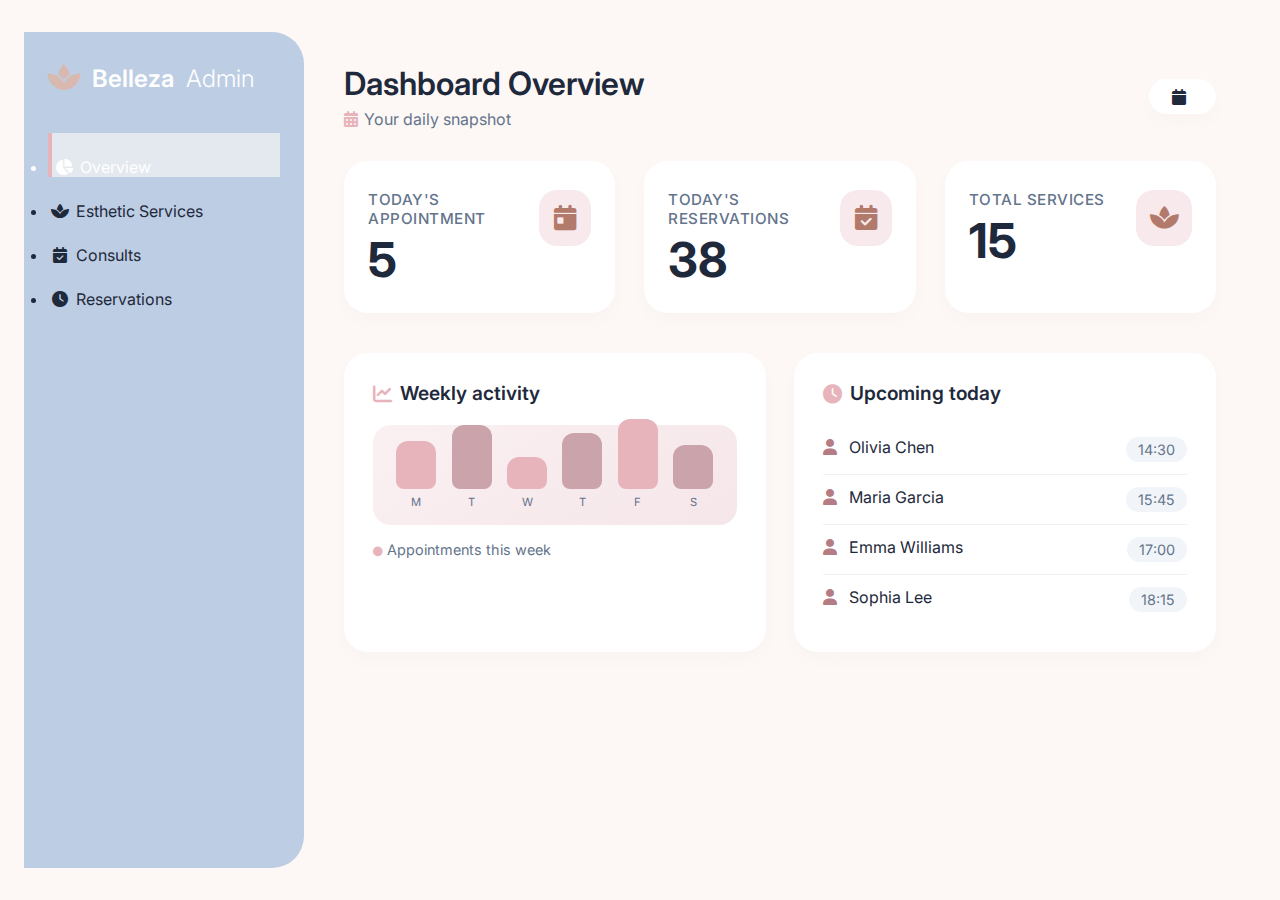
<file: sallon estetik/dashboard/index.html>
<!DOCTYPE html>
<html lang="en">
<head>
    <meta charset="UTF-8">
    <meta name="viewport" content="width=device-width, initial-scale=1.0">
    <title>Belleza Admin · Dashboard</title>
    <link href="https://fonts.googleapis.com/css2?family=Inter:wght@400;500;600;700&display=swap" rel="stylesheet">
    <link rel="stylesheet" href="https://cdnjs.cloudflare.com/ajax/libs/font-awesome/6.0.0-beta3/css/all.min.css">
    <link rel="stylesheet" href="css/style.css">
    </style>
</head>
<body>
    <div class="sidebar">
        <div class="logo">
            <i class="fas fa-spa"></i>
            Belleza<span style="font-weight:300;">Admin</span>
        </div>
        <ul class="menu">
            <li class="active"><a href="index.html"></a><i class="fas fa-chart-pie"></i> Overview</li>
            <li><a href="services2.html"></a><i class="fas fa-spa"></i> Esthetic Services</li>
            <li><a href="consults.html"></a><i class="fas fa-calendar-check"></i> Consults</li>
            <li><a href="reservations.html"></a><i class="fas fa-clock"></i> Reservations</li>
        </ul>
    </div>

    <div class="main">
        <div class="top">
            <div>
                <h1>Dashboard Overview</h1>
                <p><i class="fas fa-calendar-alt" style="color:#e8b4bc;"></i> Your daily snapshot</p>
            </div>
            <div class="date">
                <i class="fas fa-calendar"></i>
                <span id="currentDate"></span>
            </div>
        </div>

        <div class="grid">
            <div class="card">
                <div>
                    <h3>Today's Appointment</h3>
                    <div class="number">5</div>
                </div>
                <div class="icon">
                    <i class="fas fa-calendar-day"></i>
                </div>
            </div>
            <div class="card">
                <div>
                    <h3>Today's Reservations</h3>
                    <div class="number">38</div>
                </div>
                <div class="icon">
                    <i class="fas fa-calendar-check"></i>
                </div>
            </div>
            <div class="card">
                <div>
                    <h3>Total Services</h3>
                    <div class="number">15</div>
                </div>
                <div class="icon">
                    <i class="fas fa-spa"></i>
                </div>
            </div>
        </div>

        <div class="row">
            <div class="col">
                <h2><i class="fas fa-chart-line" style="color:#e8b4bc;"></i> Weekly activity</h2>
                <div class="bars">
                    <div style="display:flex; flex-direction:column; align-items:center;">
                        <div class="bar" style="height:48px;"></div>
                        <span class="bar-label">M</span>
                    </div>
                    <div style="display:flex; flex-direction:column; align-items:center;">
                        <div class="bar" style="height:64px; background:#cba3aa;"></div>
                        <span class="bar-label">T</span>
                    </div>
                    <div style="display:flex; flex-direction:column; align-items:center;">
                        <div class="bar" style="height:32px;"></div>
                        <span class="bar-label">W</span>
                    </div>
                    <div style="display:flex; flex-direction:column; align-items:center;">
                        <div class="bar" style="height:56px; background:#cba3aa;"></div>
                        <span class="bar-label">T</span>
                    </div>
                    <div style="display:flex; flex-direction:column; align-items:center;">
                        <div class="bar" style="height:70px;"></div>
                        <span class="bar-label">F</span>
                    </div>
                    <div style="display:flex; flex-direction:column; align-items:center;">
                        <div class="bar" style="height:44px; background:#cba3aa;"></div>
                        <span class="bar-label">S</span>
                    </div>
                </div>
                <p style="color:#64748b; margin-top:1rem; font-size:0.9rem;">
                    <i class="fas fa-circle" style="color:#e8b4bc; font-size:0.6rem;"></i> Appointments this week
                </p>
            </div>

            <div class="col">
                <h2><i class="fas fa-clock" style="color:#e8b4bc;"></i> Upcoming today</h2>
                <ul class="list">
                    <li>
                        <span class="name"><i class="fas fa-user"></i> Olivia Chen</span>
                        <span class="time">14:30</span>
                    </li>
                    <li>
                        <span class="name"><i class="fas fa-user"></i> Maria Garcia</span>
                        <span class="time">15:45</span>
                    </li>
                    <li>
                        <span class="name"><i class="fas fa-user"></i> Emma Williams</span>
                        <span class="time">17:00</span>
                    </li>
                    <li>
                        <span class="name"><i class="fas fa-user"></i> Sophia Lee</span>
                        <span class="time">18:15</span>
                    </li>
                </ul>
            </div>
        </div>
    </div>


</body>
</html>
</file>
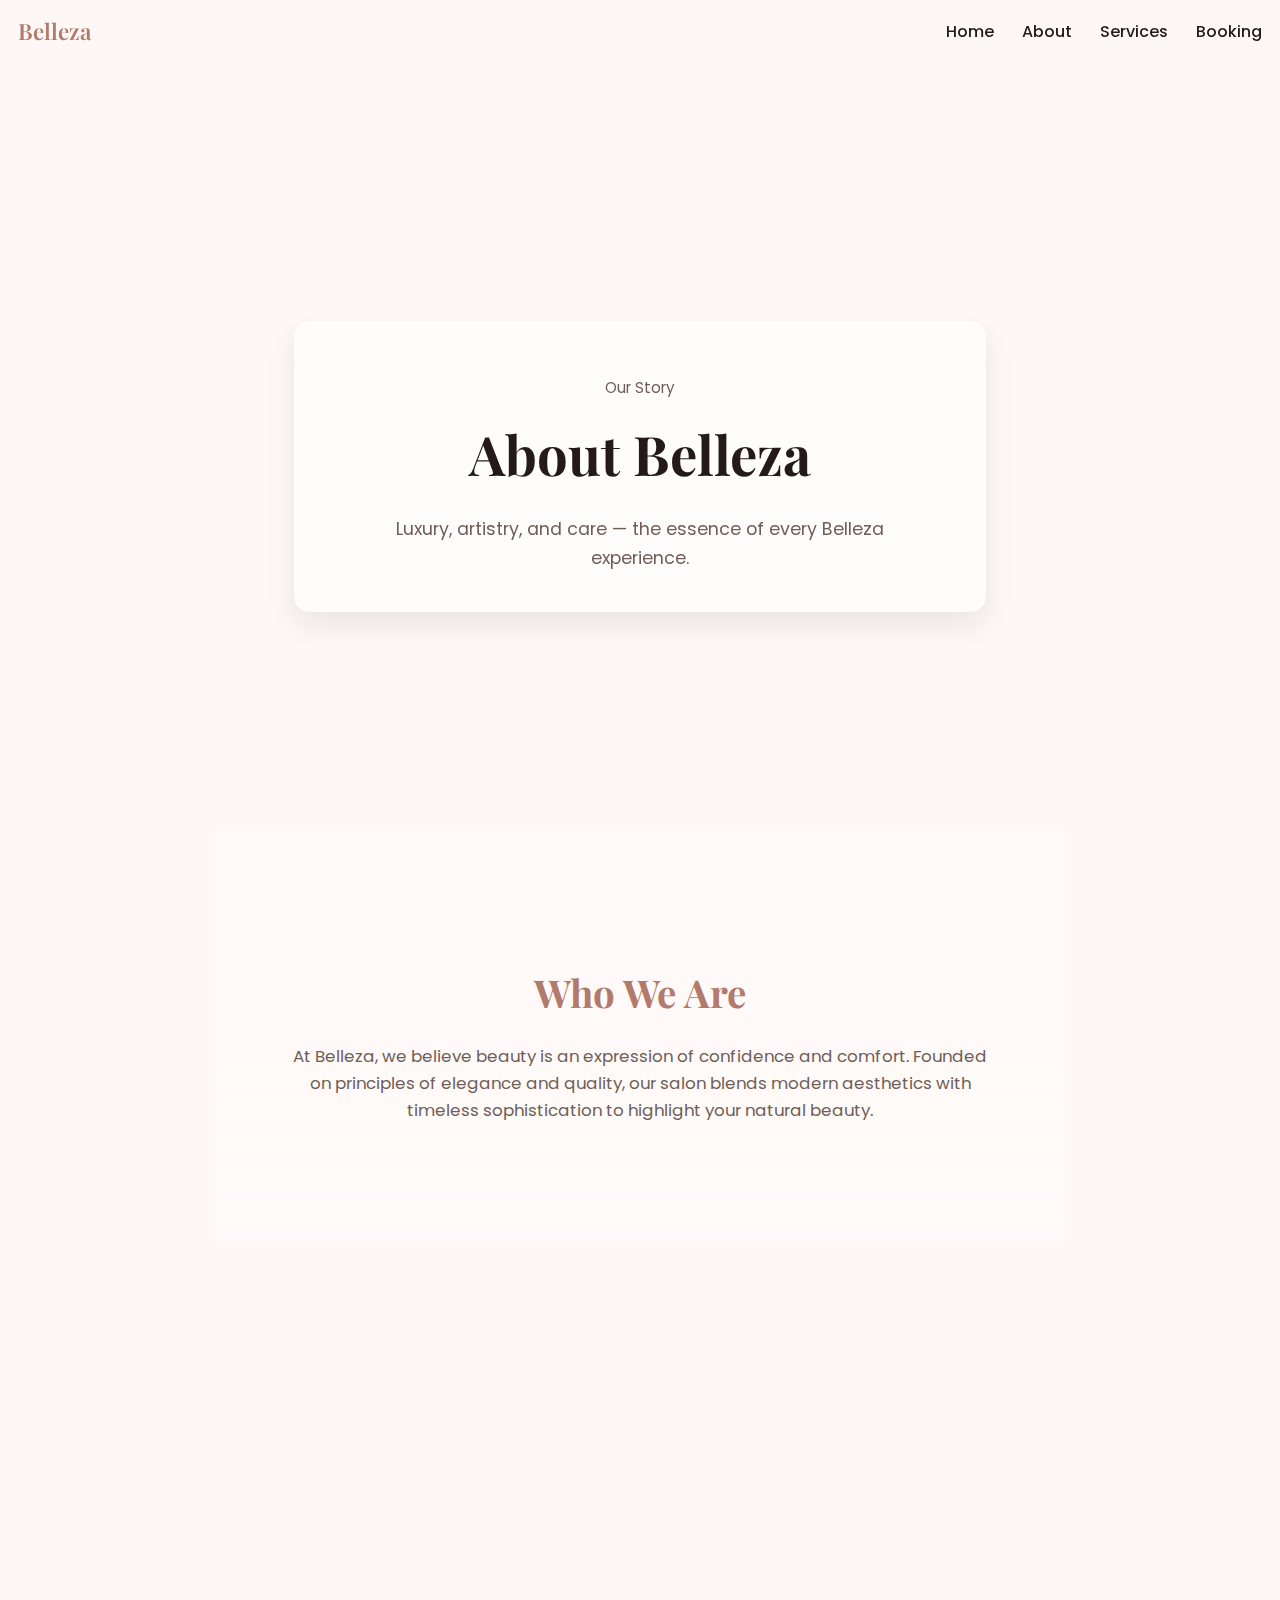
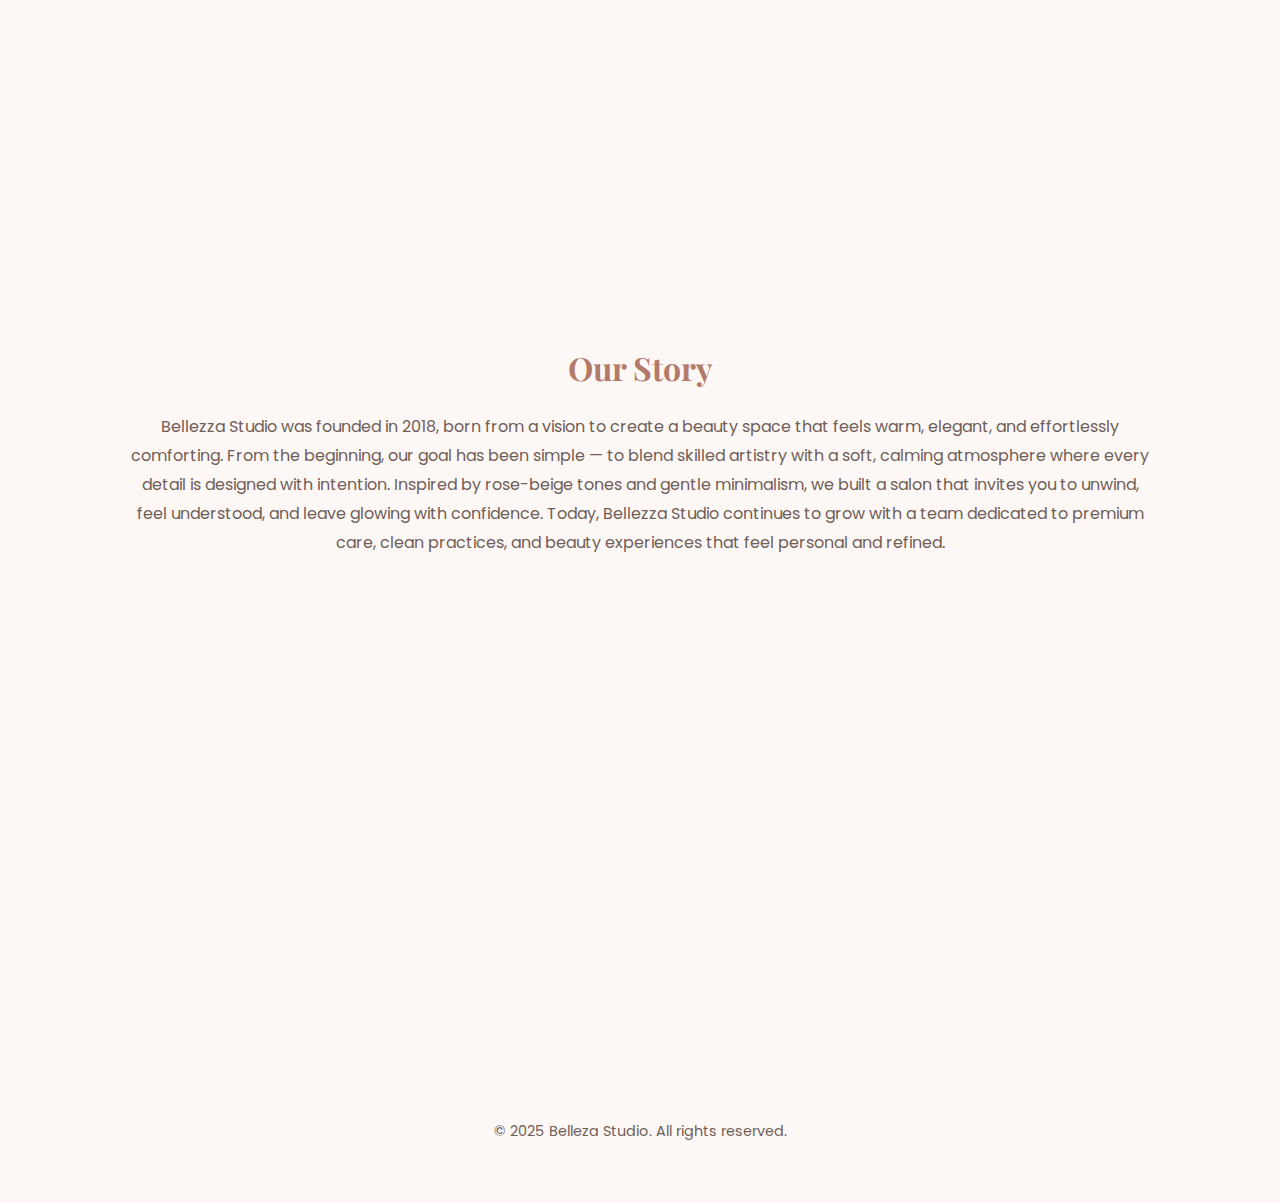
<file: sallon estetik/about.html>
<!DOCTYPE html>
<html lang="en">

<head>
    <meta charset="UTF-8" />
    <meta name="viewport" content="width=device-width, initial-scale=1.0" />
    <title>About | Belleza Studio</title>
    <link
        href="https://fonts.googleapis.com/css2?family=Playfair+Display:wght@400;600;700&family=Poppins:wght@300;400;600&display=swap"
        rel="stylesheet">
    <link rel="stylesheet" href="css/about.css" />
    <link rel="icon" type="image/png" href="images/favicon.png" />
</head>

<body>
    <header class="nav-container">
        <nav class="nav-wrap transparent">
            <div class="brand">Belleza</div>
            <div class="nav-links">
                <a href="index.html">Home</a>
                <a href="about.html" class="active">About</a>
                <a href="services.html">Services</a>
                <a href="contact.html">Booking</a>
            </div>
            <div class="hamburger">
                <span></span>
                <span></span>
                <span></span>
            </div>
        </nav>
    </header>

    <section class="hero-section about-hero">
        <div class="hero-bg"></div>
        <div class="hero-content reveal is-hidden">
            <p class="eyebrow">Our Story</p>
            <h1>About Belleza</h1>
            <p class="lead">Luxury, artistry, and care — the essence of every Belleza experience.</p>
        </div>
    </section>

    <section class="about-intro reveal is-hidden">
        <h2 class="section-title">Who We Are</h2>
        <p>
            At Belleza, we believe beauty is an expression of confidence and comfort.
            Founded on principles of elegance and quality, our salon blends modern
            aesthetics with timeless sophistication to highlight your natural beauty.
        </p>
    </section>

    <section class="about-mission reveal is-hidden">
        <div class="mission-text">
            <h3>Our Philosophy</h3>
            <p>
                Every service we offer is crafted with precision and passion. From the
                serene atmosphere to our personalized care, we ensure each client feels
                cherished, refreshed, and radiant.
            </p>
        </div>
        <div class="mission-image">
            <img src="images/salon.png" alt="Belleza Studio Interior" />
        </div>
    </section>

    <section class="story reveal">
        <div class="story-text">
            <h3>Our Story</h3>
            <p> Bellezza Studio was founded in 2018, born from a vision to create a beauty space that feels warm,
                elegant,
                and effortlessly comforting. From the beginning, our goal has been simple — to blend skilled artistry
                with a soft,
                calming atmosphere where every detail is designed with intention. Inspired by rose-beige tones and
                gentle minimalism,
                we built a salon that invites you to unwind, feel understood, and leave glowing with confidence.
                Today, Bellezza Studio continues to grow with a team dedicated to premium care, clean practices,
                and beauty experiences that feel personal and refined.</p>
        </div>
    </section>

    <section id="contact" style="padding-bottom:140px;">
        <div style="max-width:900px;margin:0 auto;text-align:center">
            <h3 class="section-title reveal is-hidden">Ready to glow?</h3>
            <p class="reveal is-hidden" style="color:var(--muted); max-width:62ch;margin:10px auto 22px">Book a
                session with our experts and experience calm, luxurious care. Click below to schedule your
                appointment.</p>
            <a class="cta reveal is-hidden" href="contact.html">Book Now</a>
        </div>
    </section>
    <footer>© 2025 Belleza Studio. All rights reserved.</footer>
    <script src="js/style.js"></script>
</body>


</html>
</file>
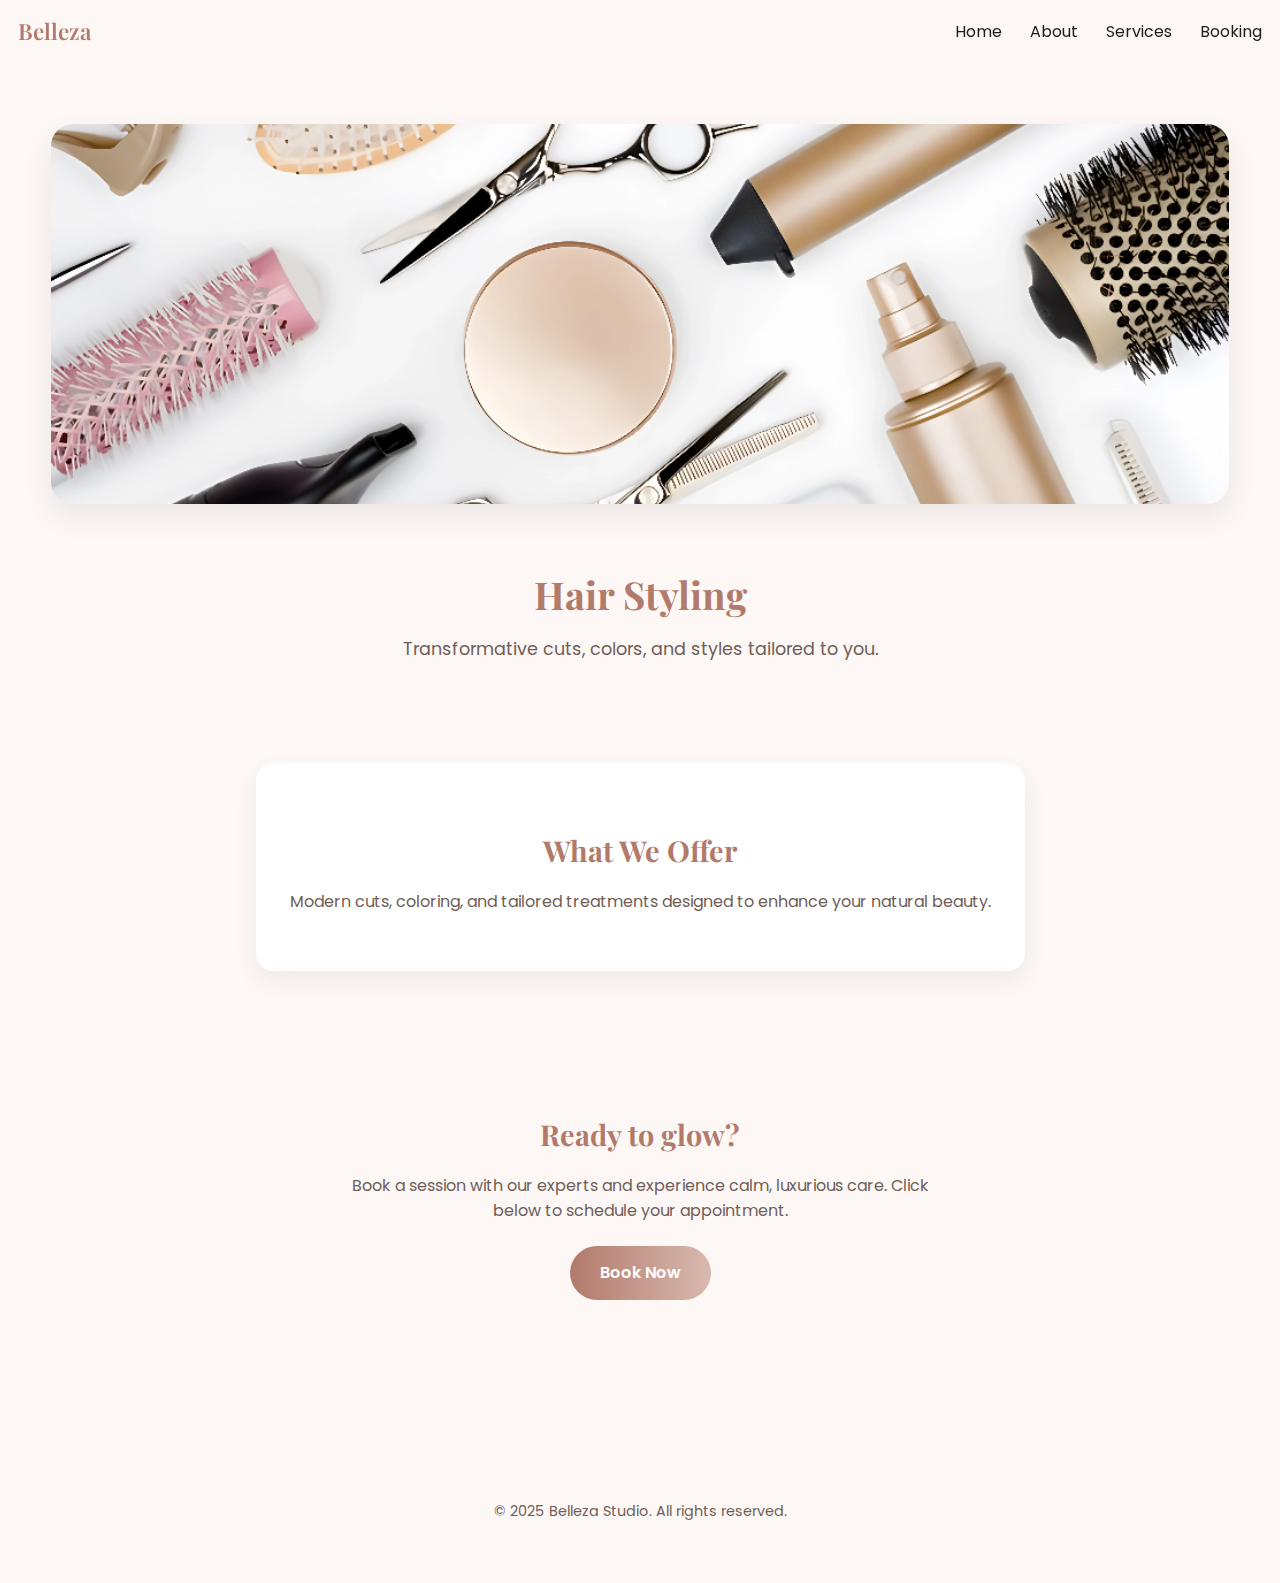
<file: sallon estetik/hairstyling.html>
<!DOCTYPE html>
<html lang="en">

<head>
    <meta charset="UTF-8">
    <meta name="viewport" content="width=device-width, initial-scale=1.0">
    <title>Hair Styling | Belleza Studio</title>
    <link rel="stylesheet" href="css/hairstyling.css">
    <link
        href="https://fonts.googleapis.com/css2?family=Playfair+Display:wght@400;600;700&family=Poppins:wght@300;400;600&display=swap"
        rel="stylesheet">
</head>

<body>

    <header class="nav-container">
        <nav class="nav-wrap transparent">
            <div class="brand">Belleza</div>
            <div class="nav-links">
                <a href="index.html">Home</a>
                <a href="about.html">About</a>
                <a href="services.html">Services</a>
                <a href="contact.html">Booking</a>
            </div>
            <div class="hamburger">
                <span></span>
                <span></span>
                <span></span>
            </div>
        </nav>
    </header>
    <section class="service-hero">
        <img src="images/service1.png" alt="Service Image" class="hero-img">

        <div class="hero-text">
            <h1 class="service-title">Hair Styling</h1>
            <p class="service-sub">Transformative cuts, colors, and styles tailored to you.</p>
        </div>
    </section>

    <section class="service-content">
        <div class="content-card">
            <h2 class="section-title">What We Offer</h2>
            <p>
                Modern cuts, coloring, and tailored treatments designed to enhance your natural beauty.
            </p>
        </div>
    </section>
    <br><br>

    <section id="contact" style="padding-bottom:140px;">
        <div style="max-width:900px;margin:0 auto;text-align:center">
            <h3 class="section-title reveal is-hidden">Ready to glow?</h3>
            <p class="reveal is-hidden" style="color:var(--muted); max-width:62ch;margin:10px auto 22px">Book a
                session with our experts and experience calm, luxurious care. Click below to schedule your
                appointment.</p>
            <a class="cta reveal is-hidden" href="contact.html">Book Now</a>
        </div>
    </section>
    </main>

    <footer>
        © 2025 Belleza Studio. All rights reserved.
    </footer>
    <script src="js/style.js"></script>
</body>

</html>
</file>
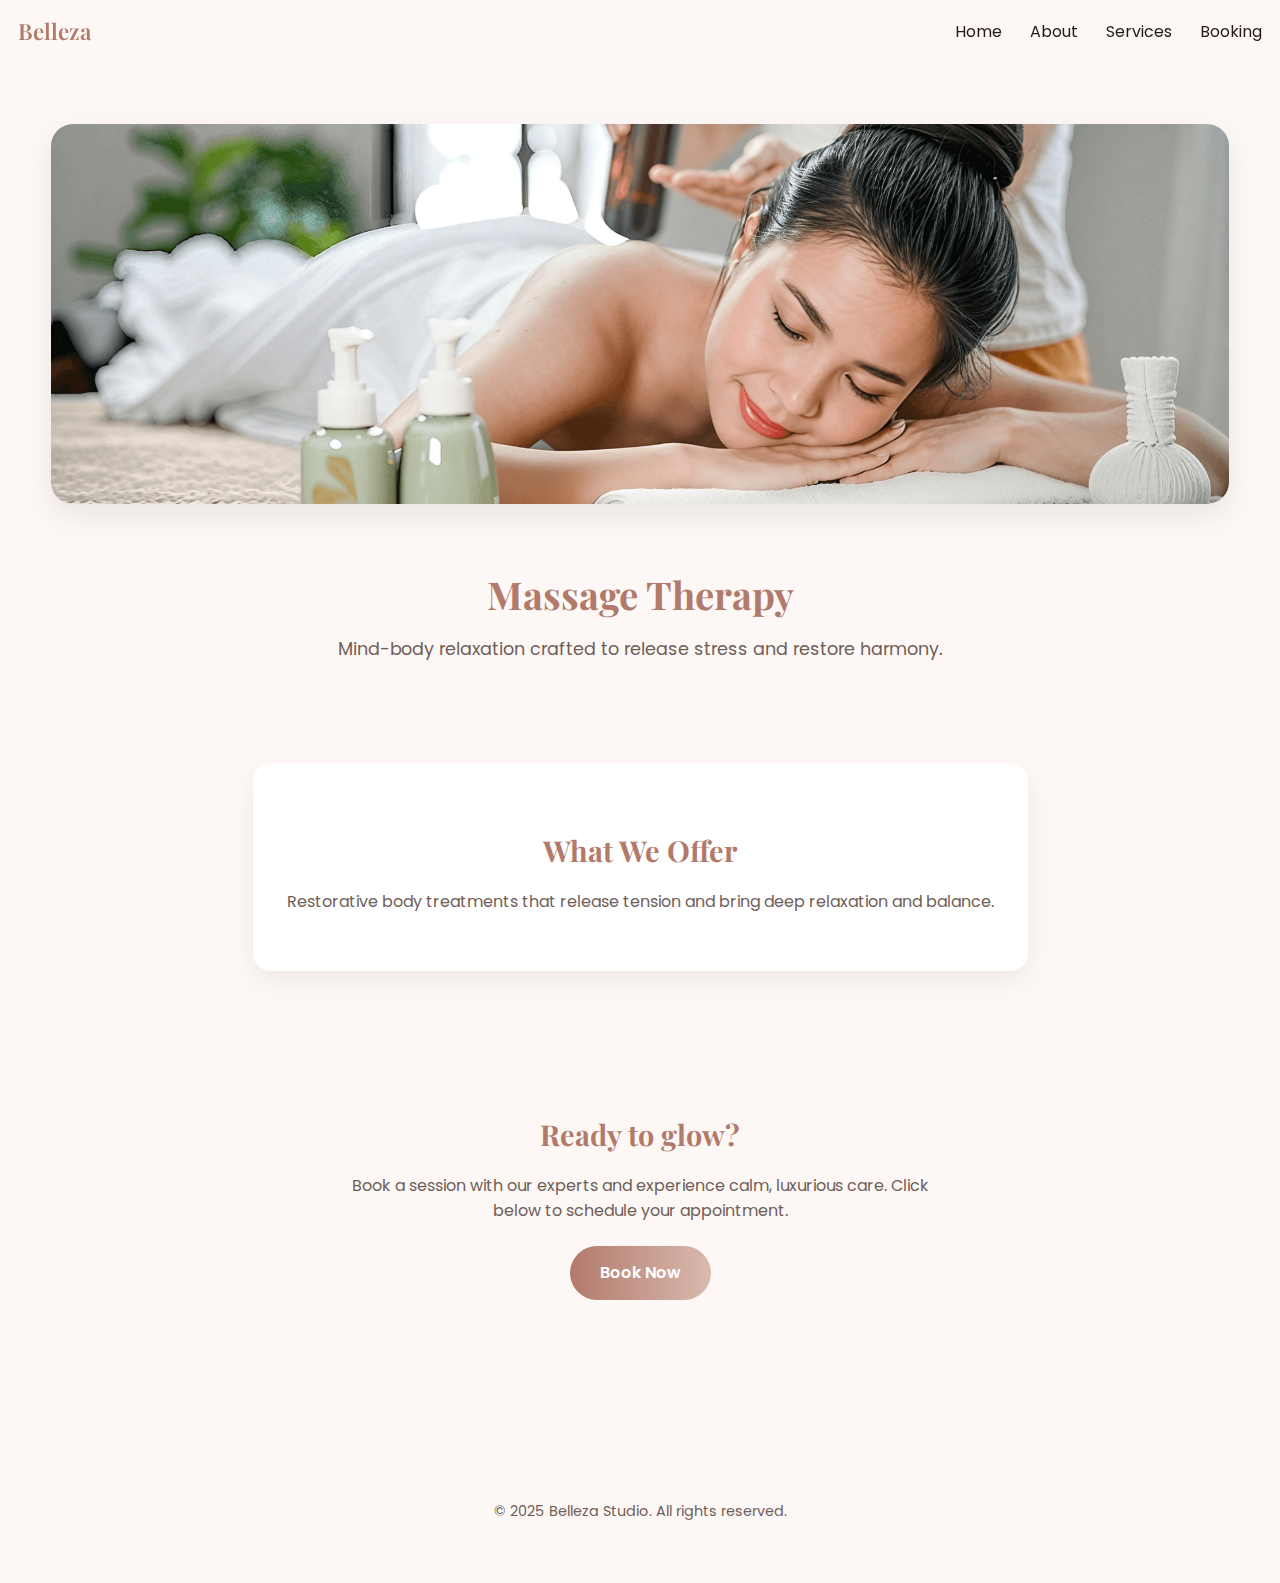
<file: sallon estetik/massage.html>
<!DOCTYPE html>
<html lang="en">

<head>
    <meta charset="UTF-8">
    <meta name="viewport" content="width=device-width, initial-scale=1.0">
    <title>Massage Therapy | Belleza Studio</title>
    <link rel="stylesheet" href="css/massage.css">
    <link
        href="https://fonts.googleapis.com/css2?family=Playfair+Display:wght@400;600;700&family=Poppins:wght@300;400;600&display=swap"
        rel="stylesheet">
</head>

<body>
    <header class="nav-container">
        <nav class="nav-wrap transparent">
            <div class="brand">Belleza</div>
            <div class="nav-links">
                <a href="index.html">Home</a>
                <a href="about.html">About</a>
                <a href="services.html">Services</a>
                <a href="contact.html">Booking</a>
            </div>
            <div class="hamburger">
                <span></span>
                <span></span>
                <span></span>
            </div>
        </nav>
    </header>
    <section class="service-hero">
        <img src="images/service4.png" alt="Service Image" class="hero-img">

        <div class="hero-text">
            <h1 class="service-title">Massage Therapy</h1>
            <p class="service-sub">Mind-body relaxation crafted to release stress and restore harmony.</p>
        </div>
    </section>

    <section class="service-content">
        <div class="content-card">
            <h2 class="section-title">What We Offer</h2>
            <p>
                Restorative body treatments that release tension and bring deep relaxation and balance.
            </p>
        </div>
    </section>
    <br><br>

    <section id="contact" style="padding-bottom:140px;">
        <div style="max-width:900px;margin:0 auto;text-align:center">
            <h3 class="section-title reveal is-hidden">Ready to glow?</h3>
            <p class="reveal is-hidden" style="color:var(--muted); max-width:62ch;margin:10px auto 22px">Book a
                session with our experts and experience calm, luxurious care. Click below to schedule your
                appointment.</p>
            <a class="cta reveal is-hidden" href="contact.html">Book Now</a>
        </div>
    </section>
    </main>

    <footer>
        © 2025 Belleza Studio. All rights reserved.
    </footer>
    <script src="js/style.js"></script>
</body>

</html>
</file>
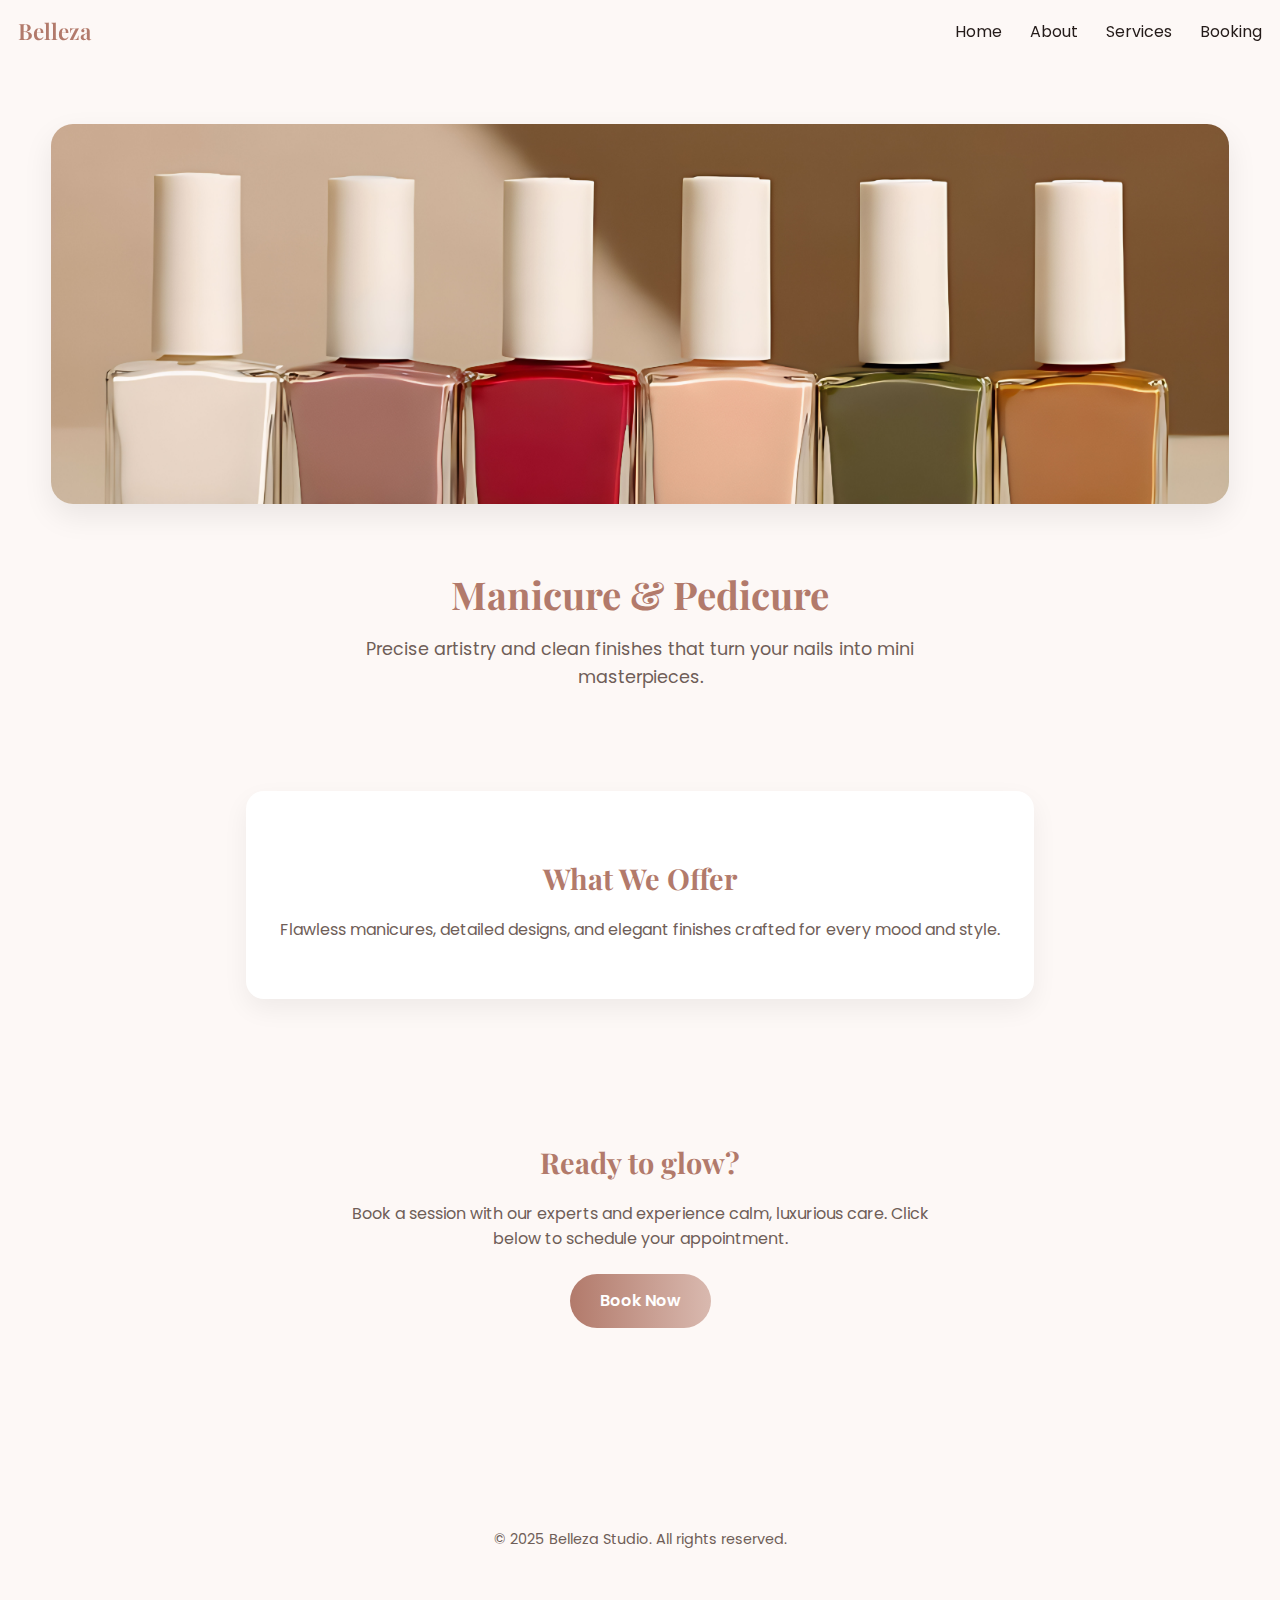
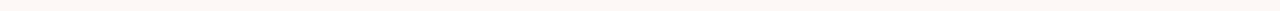
<file: sallon estetik/nailart.html>
<!DOCTYPE html>
<html lang="en">

<head>
    <meta charset="UTF-8">
    <meta name="viewport" content="width=device-width, initial-scale=1.0">
    <title>Manicure & Pedicure | Belleza Studio</title>
    <link rel="stylesheet" href="css/nailart.css">
    <link
        href="https://fonts.googleapis.com/css2?family=Playfair+Display:wght@400;600;700&family=Poppins:wght@300;400;600&display=swap"
        rel="stylesheet">
</head>

<body>
    <header class="nav-container">
        <nav class="nav-wrap transparent">
            <div class="brand">Belleza</div>
            <div class="nav-links">
                <a href="index.html">Home</a>
                <a href="about.html">About</a>
                <a href="services.html">Services</a>
                <a href="contact.html">Booking</a>
            </div>
            <div class="hamburger">
                <span></span>
                <span></span>
                <span></span>
            </div>
        </nav>
    </header>
    <section class="service-hero">
        <img src="images/service3.jpg" alt="Service Image" class="hero-img">

        <div class="hero-text">
            <h1 class="service-title">Manicure & Pedicure</h1>
            <p class="service-sub">Precise artistry and clean finishes that turn your nails into mini masterpieces.</p>
        </div>
    </section>

    <section class="service-content">
        <div class="content-card">
            <h2 class="section-title">What We Offer</h2>
            <p>
                Flawless manicures, detailed designs, and elegant finishes crafted for every mood and style.
            </p>
        </div>
    </section>
    <br><br>

    <section id="contact" style="padding-bottom:140px;">
        <div style="max-width:900px;margin:0 auto;text-align:center">
            <h3 class="section-title reveal is-hidden">Ready to glow?</h3>
            <p class="reveal is-hidden" style="color:var(--muted); max-width:62ch;margin:10px auto 22px">Book a
                session with our experts and experience calm, luxurious care. Click below to schedule your
                appointment.</p>
            <a class="cta reveal is-hidden" href="contact.html">Book Now</a>
        </div>
    </section>
    </main>

    <footer>
        © 2025 Belleza Studio. All rights reserved.
    </footer>
    <script src="js/style.js"></script>
</body>

</html>
</file>
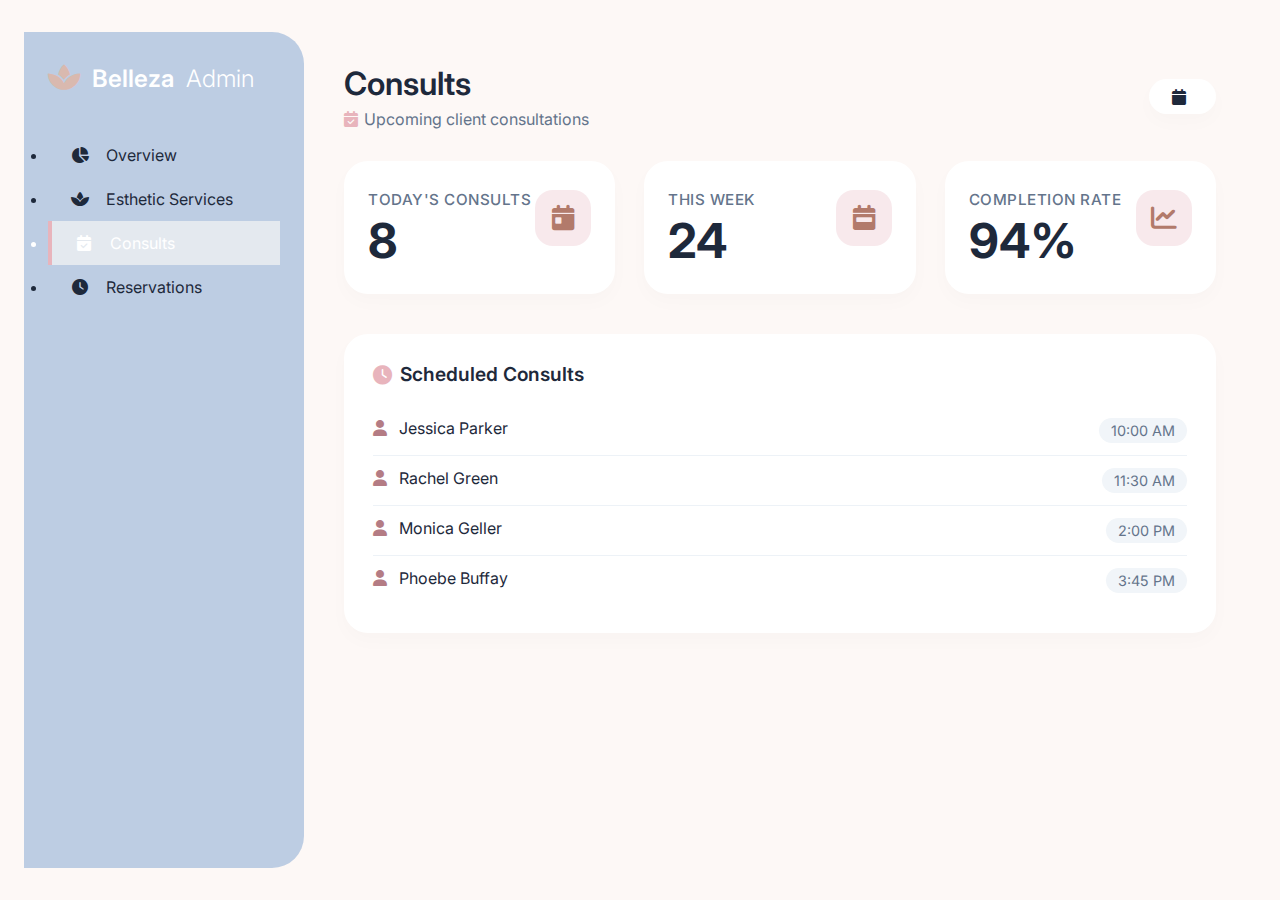
<file: sallon estetik/dashboard/consults.html>
<!DOCTYPE html>
<html lang="en">
<head>
    <meta charset="UTF-8">
    <meta name="viewport" content="width=device-width, initial-scale=1.0">
    <title>Consults · Belleza Admin</title>
    <link href="https://fonts.googleapis.com/css2?family=Inter:wght@400;500;600;700&display=swap" rel="stylesheet">
    <link rel="stylesheet" href="https://cdnjs.cloudflare.com/ajax/libs/font-awesome/6.0.0-beta3/css/all.min.css">
    <link rel="stylesheet" href="css/style.css">
</head>
<body>
    <div class="sidebar">
        <div class="logo">
            <i class="fas fa-spa"></i>
            Belleza<span style="font-weight:300;">Admin</span>
        </div>
        <ul class="menu">
            <li><a href="index.html"><i class="fas fa-chart-pie"></i> Overview</a></li>
            <li><a href="services2.html"><i class="fas fa-spa"></i> Esthetic Services</a></li>
            <li class="active"><a href="consults.html"><i class="fas fa-calendar-check"></i> Consults</a></li>
            <li><a href="reservations.html"><i class="fas fa-clock"></i> Reservations</a></li>
        </ul>
    </div>

    <div class="main">
        <div class="top">
            <div>
                <h1>Consults</h1>
                <p><i class="fas fa-calendar-check" style="color:#e8b4bc;"></i> Upcoming client consultations</p>
            </div>
            <div class="date">
                <i class="fas fa-calendar"></i>
                <span id="currentDate"></span>
            </div>
        </div>

        <!-- stats specific to consults (optional) -->
        <div class="grid">
            <div class="card">
                <div>
                    <h3>Today's Consults</h3>
                    <div class="number">8</div>
                </div>
                <div class="icon"><i class="fas fa-calendar-day"></i></div>
            </div>
            <div class="card">
                <div>
                    <h3>This Week</h3>
                    <div class="number">24</div>
                </div>
                <div class="icon"><i class="fas fa-calendar-week"></i></div>
            </div>
            <div class="card">
                <div>
                    <h3>Completion Rate</h3>
                    <div class="number">94%</div>
                </div>
                <div class="icon"><i class="fas fa-chart-line"></i></div>
            </div>
        </div>

        <!-- consultation list -->
        <div class="col" style="margin-top: 1rem;">
            <h2><i class="fas fa-clock" style="color:#e8b4bc;"></i> Scheduled Consults</h2>
            <ul class="list">
                <li><span class="name"><i class="fas fa-user"></i> Jessica Parker</span><span class="time">10:00 AM</span></li>
                <li><span class="name"><i class="fas fa-user"></i> Rachel Green</span><span class="time">11:30 AM</span></li>
                <li><span class="name"><i class="fas fa-user"></i> Monica Geller</span><span class="time">2:00 PM</span></li>
                <li><span class="name"><i class="fas fa-user"></i> Phoebe Buffay</span><span class="time">3:45 PM</span></li>
            </ul>
        </div>
    </div>
    <script>/* same date script */</script>
</body>
</html>
</file>
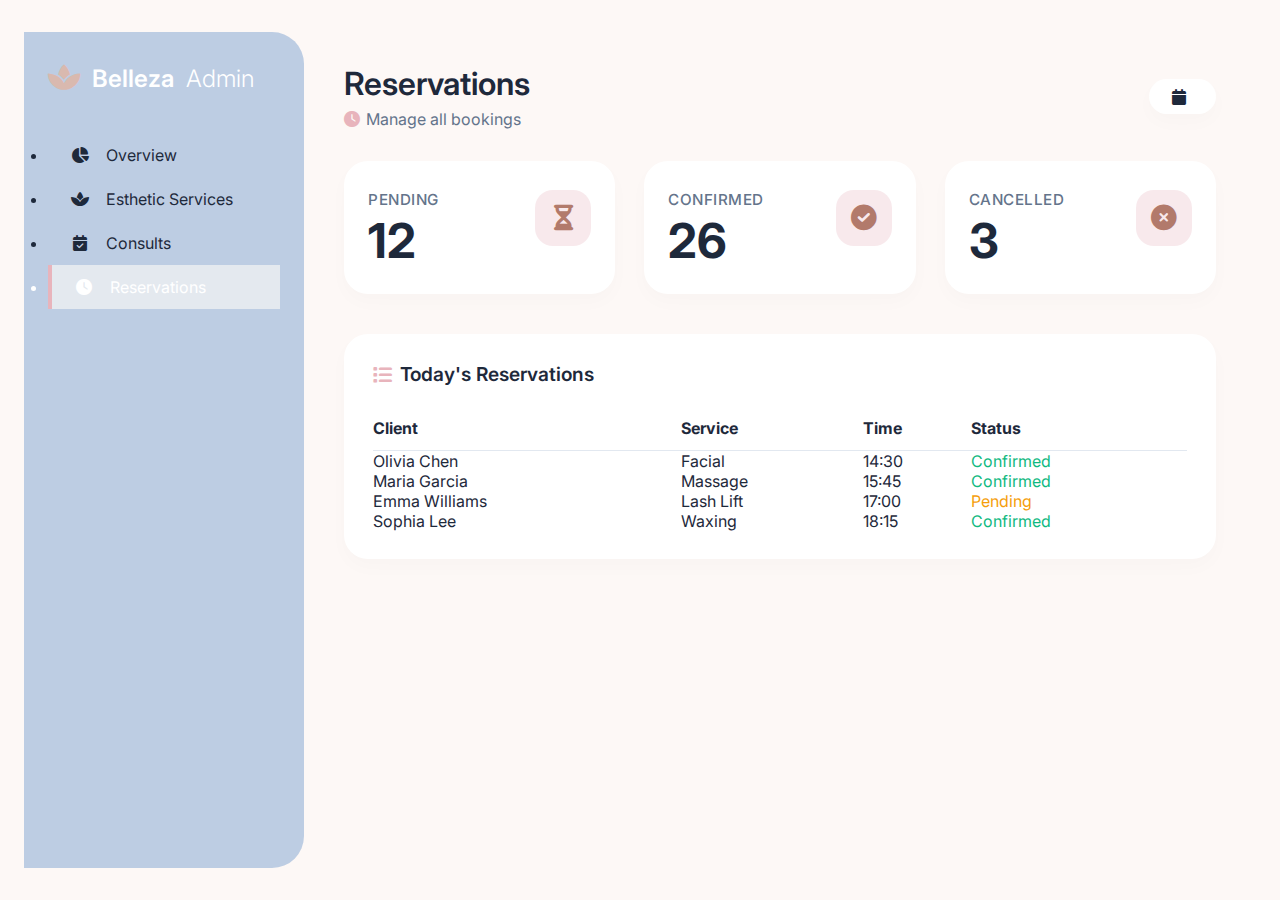
<file: sallon estetik/dashboard/reservations.html>
<!DOCTYPE html>
<html lang="en">
<head>
    <meta charset="UTF-8">
    <meta name="viewport" content="width=device-width, initial-scale=1.0">
    <title>Reservations · Belleza Admin</title>
    <link href="https://fonts.googleapis.com/css2?family=Inter:wght@400;500;600;700&display=swap" rel="stylesheet">
    <link rel="stylesheet" href="https://cdnjs.cloudflare.com/ajax/libs/font-awesome/6.0.0-beta3/css/all.min.css">
    <link rel="stylesheet" href="css/style.css">
</head>
<body>
    <div class="sidebar">
        <div class="logo">
            <i class="fas fa-spa"></i>
            Belleza<span style="font-weight:300;">Admin</span>
        </div>
        <ul class="menu">
            <li><a href="index.html"><i class="fas fa-chart-pie"></i> Overview</a></li>
            <li><a href="services2.html"><i class="fas fa-spa"></i> Esthetic Services</a></li>
            <li><a href="consults.html"><i class="fas fa-calendar-check"></i> Consults</a></li>
            <li class="active"><a href="reservations.html"><i class="fas fa-clock"></i> Reservations</a></li>
        </ul>
    </div>

    <div class="main">
        <div class="top">
            <div>
                <h1>Reservations</h1>
                <p><i class="fas fa-clock" style="color:#e8b4bc;"></i> Manage all bookings</p>
            </div>
            <div class="date">
                <i class="fas fa-calendar"></i>
                <span id="currentDate"></span>
            </div>
        </div>

        <!-- stats cards -->
        <div class="grid">
            <div class="card">
                <div><h3>Pending</h3><div class="number">12</div></div>
                <div class="icon"><i class="fas fa-hourglass-half"></i></div>
            </div>
            <div class="card">
                <div><h3>Confirmed</h3><div class="number">26</div></div>
                <div class="icon"><i class="fas fa-check-circle"></i></div>
            </div>
            <div class="card">
                <div><h3>Cancelled</h3><div class="number">3</div></div>
                <div class="icon"><i class="fas fa-times-circle"></i></div>
            </div>
        </div>

        <!-- full reservation table -->
        <div class="col" style="margin-top: 1rem;">
            <h2><i class="fas fa-list" style="color:#e8b4bc;"></i> Today's Reservations</h2>
            <table style="width:100%; border-collapse: collapse; text-align: left;">
                <tr style="border-bottom: 1px solid #e2e8f0;">
                    <th style="padding: 12px 0;">Client</th>
                    <th>Service</th>
                    <th>Time</th>
                    <th>Status</th>
                </tr>
                <tr><td>Olivia Chen</td><td>Facial</td><td>14:30</td><td style="color: #10b981;">Confirmed</td></tr>
                <tr><td>Maria Garcia</td><td>Massage</td><td>15:45</td><td style="color: #10b981;">Confirmed</td></tr>
                <tr><td>Emma Williams</td><td>Lash Lift</td><td>17:00</td><td style="color: #f59e0b;">Pending</td></tr>
                <tr><td>Sophia Lee</td><td>Waxing</td><td>18:15</td><td style="color: #10b981;">Confirmed</td></tr>
            </table>
        </div>
    </div>
    <script>/* date script */</script>
</body>
</html>
</file>
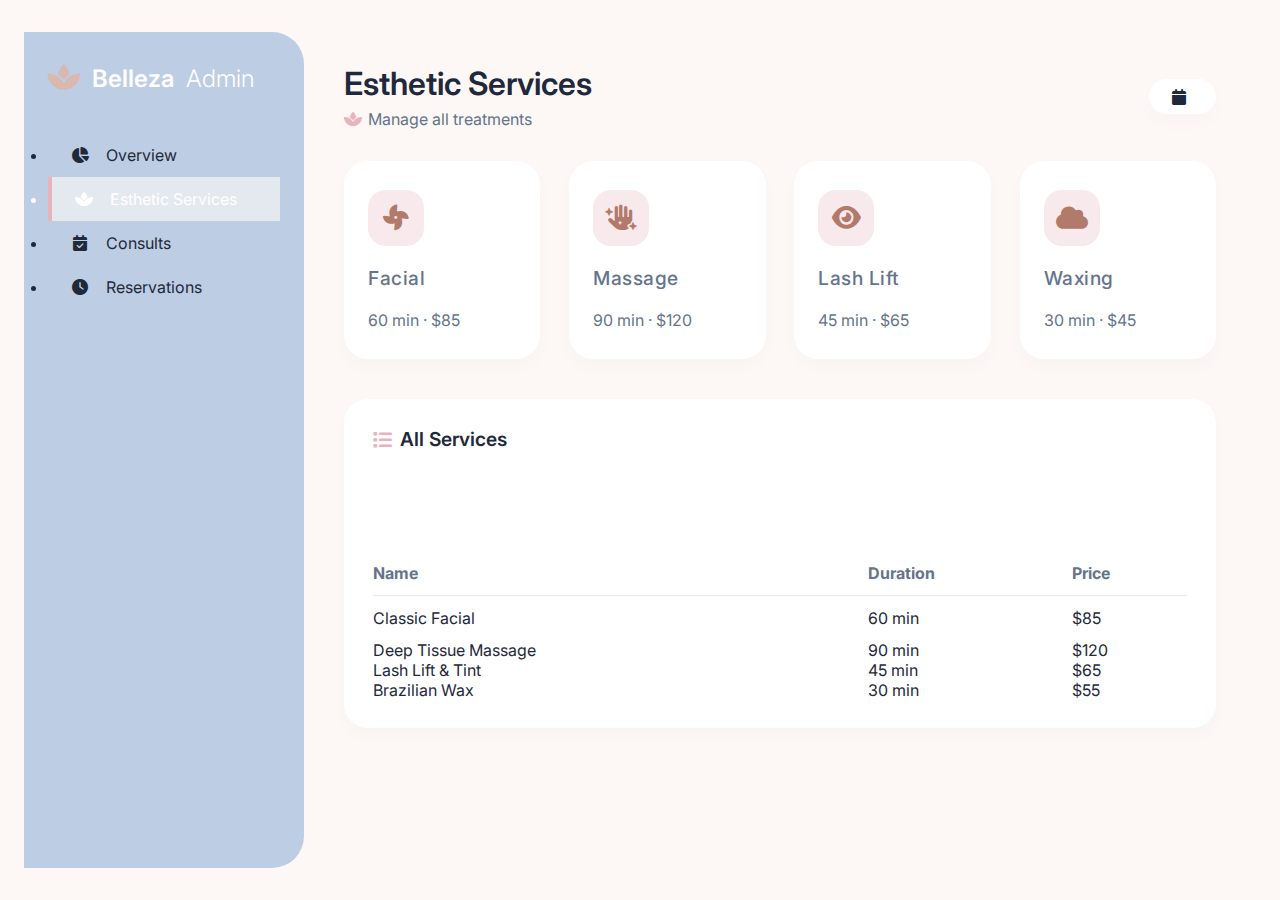
<file: sallon estetik/dashboard/services2.html>
<!DOCTYPE html>
<html lang="en">
<head>
    <meta charset="UTF-8">
    <meta name="viewport" content="width=device-width, initial-scale=1.0">
    <title>Esthetic Services · Belleza Admin</title>
    <link href="https://fonts.googleapis.com/css2?family=Inter:wght@400;500;600;700&display=swap" rel="stylesheet">
    <link rel="stylesheet" href="https://cdnjs.cloudflare.com/ajax/libs/font-awesome/6.0.0-beta3/css/all.min.css">
    <link rel="stylesheet" href="css/style.css">
</head>
<body>
    <div class="sidebar">
        <div class="logo">
            <i class="fas fa-spa"></i>
            Belleza<span style="font-weight:300;">Admin</span>
        </div>
        <ul class="menu">
            <li>
                <a href="index.html"><i class="fas fa-chart-pie"></i> Overview</a>
            </li>
            <li class="active">
                <a href="services2.html"><i class="fas fa-spa"></i> Esthetic Services</a>
            </li>
            <li>
                <a href="consults.html"><i class="fas fa-calendar-check"></i> Consults</a>
            </li>
            <li>
                <a href="reservations.html"><i class="fas fa-clock"></i> Reservations</a>
            </li>
        </ul>
    </div>

    <!-- MAIN CONTENT – Esthetic Services page -->
    <div class="main">
        <div class="top">
            <div>
                <h1>Esthetic Services</h1>
                <p><i class="fas fa-spa" style="color:#e8b4bc;"></i> Manage all treatments</p>
            </div>
            <div class="date">
                <i class="fas fa-calendar"></i>
                <span id="currentDate"></span>
            </div>
        </div>

        <!-- Service Cards (simple .grid / .card) -->
        <div class="grid" style="grid-template-columns: repeat(4,1fr);"> <!-- 4 columns for services -->
            <div class="card" style="flex-direction: column; align-items: flex-start; gap: 12px;">
                <div class="icon" style="margin-bottom: 8px;">
                    <i class="fas fa-fan"></i>
                </div>
                <h3 style="text-transform: none; font-size: 1.2rem;">Facial</h3>
                <p style="color: #64748b;">60 min · $85</p>
            </div>
            <div class="card" style="flex-direction: column; align-items: flex-start; gap: 12px;">
                <div class="icon" style="margin-bottom: 8px;">
                    <i class="fas fa-hand-sparkles"></i>
                </div>
                <h3 style="text-transform: none; font-size: 1.2rem;">Massage</h3>
                <p style="color: #64748b;">90 min · $120</p>
            </div>
            <div class="card" style="flex-direction: column; align-items: flex-start; gap: 12px;">
                <div class="icon" style="margin-bottom: 8px;">
                    <i class="fas fa-eye"></i>
                </div>
                <h3 style="text-transform: none; font-size: 1.2rem;">Lash Lift</h3>
                <p style="color: #64748b;">45 min · $65</p>
            </div>
            <div class="card" style="flex-direction: column; align-items: flex-start; gap: 12px;">
                <div class="icon" style="margin-bottom: 8px;">
                    <i class="fas fa-cloud"></i>
                </div>
                <h3 style="text-transform: none; font-size: 1.2rem;">Waxing</h3>
                <p style="color: #64748b;">30 min · $45</p>
            </div>
        </div>

        <div class="col" style="margin-top: 2rem;">
            <h2><i class="fas fa-list" style="color:#e8b4bc;"></i> All Services</h2>
            <table style="width:100%; border-collapse: collapse; text-align: left;">
                <tr style="border-bottom: 1px solid #e2e8f0; color: #64748b;">
                    <th style="padding: 12px 0;">Name</th>
                    <th>Duration</th>
                    <th>Price</th>
                </tr>
                <tr><td style="padding: 12px 0;">Classic Facial</td><br><td>60 min</td><td>$85</td></tr>
                <tr><td>Deep Tissue Massage</td><td>90 min</td><br><td>$120</td></tr>
                <tr><td>Lash Lift & Tint</td><td>45 min</td><br><td>$65</td></tr>
                <tr><td>Brazilian Wax</td><td>30 min</td><br><td>$55</td></tr>
            </table>
        </div>
    </div>

</body>
</html>
</file>
<file: sallon estetik/dashboard/css/style.css>
* {
            margin: 0;
            padding: 0;
            box-sizing: border-box;
            font-family: 'Inter', sans-serif;
        }

        body {
            padding: 2rem 1.5rem;
            background: #fdf8f6;
            display: flex;
            min-height: 100vh;
            color: #1e293b;
        }

        .sidebar {
            width: 280px;
            background: #bdcde3;
            padding: 2rem 1.5rem;
            border-radius: 0 32px 32px 0;
        }

        .logo {
            display: flex;
            align-items: center;
            gap: 12px;
            margin-bottom: 2.5rem;
            color: white;
            font-size: 1.5rem;
            font-weight: 600;
        }
        .logo i { color: #d9b9af; font-size: 1.8rem; }

        .menu li {
    padding: 0;             
}

.menu li a {
    display: flex;
    align-items: center;
    gap: 14px;
    padding: 12px 20px;        
    width: 100%;
    text-decoration: none;
    color: inherit;
}
        .menu li i { width: 24px; text-align: center; }
        .menu li.active {
            background: #e4e9ef;
            color: white;
            border-left: 4px solid #e8b4bc;
        }
        .menu li:not(.active):hover {
            background: rgba(255,255,255,0.04);
            color: white;
        }

        .main {
            flex: 1;
            padding: 2rem 2.5rem;

        .top {
            display: flex;
            justify-content: space-between;
            align-items: center;
            margin-bottom: 2rem;
        }
        .top h1 {
            font-size: 2rem;
            font-weight: 600;
        }
        .top p {
            color: #64748b;
            margin-top: 6px;
            display: flex;
            align-items: center;
            gap: 6px;
        }
        .date {
            background: white;
            padding: 0.6rem 1.4rem;
            border-radius: 40px;
            font-weight: 500;
            box-shadow: 0 8px 20px rgba(0,0,0,0.02);
            display: flex;
            align-items: center;
            gap: 8px;
        }

        .grid {
            display: grid;
            grid-template-columns: repeat(3, 1fr);
            gap: 1.8rem;
            margin-bottom: 2.5rem;
        }
        .card {
            background: white;
            padding: 1.8rem 1.5rem;
            border-radius: 24px;
            box-shadow: 0 8px 20px rgba(0,0,0,0.02);
            display: flex;
            justify-content: space-between;
            align-items: flex-start;
            transition: 0.25s;
        }
        .card:hover {
            transform: translateY(-6px);
            box-shadow: 0 18px 30px rgba(0,0,0,0.05);
        }
        .card h3 {
            font-size: 0.95rem;
            font-weight: 500;
            color: #64748b;
            text-transform: uppercase;
            letter-spacing: 0.5px;
            margin-bottom: 8px;
        }
        .number {
            font-size: 3rem;
            font-weight: 700;
            line-height: 1;
        }
        .icon {
            background: #f8e9ec;
            padding: 0.8rem;
            border-radius: 18px;
            color: #b27a6b;
            font-size: 1.6rem;
            width: 56px;
            height: 56px;
            display: flex;
            align-items: center;
            justify-content: center;
        }

        .row {
            display: grid;
            grid-template-columns: 1fr 1fr;
            gap: 1.8rem;
        }
        .col {
            background: white;
            border-radius: 24px;
            padding: 1.8rem;
            box-shadow: 0 8px 20px rgba(0,0,0,0.02);
        }
        .col h2 {
            font-size: 1.2rem;
            font-weight: 600;
            display: flex;
            align-items: center;
            gap: 8px;
            margin-bottom: 1.2rem;
        }

        /* mini chart */
        .bars {
            display: flex;
            align-items: flex-end;
            justify-content: space-around;
            height: 100px;
            background: linear-gradient(145deg, #faf0f2, #f5e6e9);
            border-radius: 18px;
            padding: 1rem;
        }
        .bar {
            width: 40px;
            background: #e8b4bc;
            border-radius: 12px 12px 8px 8px;
            height: 48px; /* will be overwritten by inline style for demo */
        }
        .bar-label {
            font-size: 0.7rem;
            color: #64748b;
            text-align: center;
            margin-top: 6px;
        }

        /* reservation list */
        .list {
            list-style: none;
        }
        .list li {
            display: flex;
            justify-content: space-between;
            padding: 12px 0;
            border-bottom: 1px solid #edf2f7;
        }
        .list li:last-child { border-bottom: none; }
        .name i { margin-right: 8px; color: #b47c84; }
        .time {
            background: #f1f5f9;
            padding: 4px 12px;
            border-radius: 30px;
            font-size: 0.9rem;
            color: #64748b;
        }
    }
</file>
<file: sallon estetik/css/about.css>
:root {
    --cream: #fdf8f6;
    --rose-beige: #d9b9af;
    --warm-beige: #caa892;
    --accent: #b27a6b;
    --text: #241b19;
    --muted: #6f5e58;
    --glass: rgba(255, 255, 255, 0.65);
    --shadow: 0 14px 30px rgba(28, 18, 15, 0.08);
}

* {
    box-sizing: border-box;
}

body {
    margin: 0;
    font-family: "Poppins", system-ui, -apple-system, Segoe UI, Roboto, "Helvetica Neue", Arial;
    color: var(--text);
    background: var(--cream);
    line-height: 1.6;
}

.about-hero {
    position: relative;
    min-height: 85vh;
    display: flex;
    align-items: center;
    justify-content: center;
    text-align: center;
    padding: 100px 6vw 60px;
}

.hero-bg {
    position: absolute;
    inset: 0;
    background-size: cover;
    background-position: center;
    filter: saturate(.9) brightness(.9);
    z-index: 0;
}

.hero-content {
    position: relative;
    z-index: 2;
    background: var(--glass);
    padding: 40px 60px;
    border-radius: 16px;
    box-shadow: var(--shadow);
    backdrop-filter: blur(8px);
}

.eyebrow {
    color: var(--muted);
    font-size: 0.95rem;
    margin-bottom: 10px;
}

h1 {
    font-family: 'Playfair Display';
    font-size: 3.4rem;
    color: var(--text);
    margin: 0 0 18px;
}

.lead {
    color: var(--muted);
    max-width: 52ch;
    margin: 0 auto;
    font-size: 1.1rem;
}

.about-intro {
    max-width: 850px;
    margin: 0 auto;
    text-align: center;
    padding: 100px 6vw;
    background: linear-gradient(180deg, rgba(255, 250, 249, 0.9), rgba(255, 250, 249, 0.95));
    border-top: 1px solid rgba(200, 170, 160, 0.06);
}

.section-title {
    font-family: 'Playfair Display';
    font-size: 2.4rem;
    color: var(--accent);
    margin-bottom: 20px;
}

.about-intro p {
    color: var(--muted);
    font-size: 1.05rem;
}

.about-mission {
    display: grid;
    grid-template-columns: 1fr 1fr;
    align-items: center;
    gap: 40px;
    padding: 100px 6vw;
}

.about-mission h3 {
    font-family: 'Playfair Display';
    color: var(--accent);
    margin-bottom: 16px;
    font-size: 2rem;
}

.about-mission p {
    color: var(--muted);
    line-height: 1.8;
}

.story {
    display: flex;
    grid-template-columns: 1fr 1fr;
    align-items: center;
    text-align: center;
    justify-content: center;
    gap: 40px;
    padding: 100px 10vw;
    margin: 0;
}

.story h3 {
    font-family: 'Playfair Display';
    text-align: center;
    color: var(--accent);
    margin-bottom: 20px;
    font-size: 2rem;
}

.story p {
    text-align: center;
    color: var(--muted);
    line-height: 1.8;
}

.cta {
    display: inline-block;
    text-decoration: none;
    background: linear-gradient(90deg, var(--accent), var(--warm-beige));
    color: #fff;
    padding: 14px 26px;
    border-radius: 999px;
    font-weight: 600;
    box-shadow: var(--shadow);
    border: none;
    transform: translateY(8px);
    transition: transform 180ms ease, box-shadow 180ms ease, filter 180ms;
    opacity: 1;
}

.cta:hover {
    transform: translateY(0px) scale(1.01);
    filter: brightness(1.03);
}

.cta:active {
    transform: translateY(2px) scale(.995)
}

/* CTA SECTION */
.learn-section {
    text-align: center;
    padding: 120px 6vw;
    background: linear-gradient(90deg, var(--accent), var(--warm-beige));
    color: #fff;
}

.learn-section h2 {
    font-family: 'Playfair Display';
    font-size: 2.2rem;
    margin-bottom: 24px;
}

.learn {
    text-decoration: none;
    background: #fff;
    color: var(--accent);
    padding: 14px 30px;
    border-radius: 999px;
    font-weight: 600;
    transition: transform 180ms ease, filter 180ms;
}

.learn:hover {
    transform: translateY(-2px) scale(1.02);
    filter: brightness(1.1);
}

.mission-image img {
    width: 100%;
    border-radius: 20px;
    box-shadow: var(--shadow);
}

footer {
    text-align: center;
    padding: 60px;
    color: var(--muted);
    font-size: 0.9rem;
}

.is-hidden {
    opacity: 0;
    transform: translateY(18px);
    transition: opacity 600ms ease, transform 600ms ease;
}

.is-visible {
    opacity: 1;
    transform: translateY(0);
}

.nav-wrap {
    position: sticky;
    top: 0;
    left: 0;
    right: 0;
    z-index: 10000;
    padding: 14px 18px;
    display: flex;
    align-items: center;
    justify-content: space-between;
    background: linear-gradient(180deg, rgba(255, 255, 255, 0.65), rgba(255, 255, 255, 0.6));
    box-shadow: 0 6px 20px rgba(15, 10, 8, 0.06);
    backdrop-filter: blur(6px);
}

.nav-wrap.transparent {
    background: transparent !important;
    box-shadow: none;
    backdrop-filter: none;
}

.brand {
    display: flex;
    align-items: center;
    gap: 12px;
    font-family: "Playfair Display";
    color: var(--accent);
    font-weight: 600;
    font-size: 1.4rem;
}

.nav-links {
    display: flex;
    gap: 28px;
    align-items: center;
    list-style: none;
    margin: 0;
    padding: 0;
}

.nav-links a {
    text-decoration: none;
    color: var(--text);
    font-weight: 500;
    font-size: 1rem;
}

.nav-links a:hover {
    color: var(--rose-beige);
}

.learn {
    background-color: var(--rose-beige);
    color: #fff;
    border: none;
    padding: 12px 26px;
    border-radius: 30px;
    font-weight: 500;
    transition: all 0.3s ease;
}

.learn:hover {
    background-color: #e9c9b0;
    transform: translateY(-2px);
}

.hamburger {
    display: none;
    flex-direction: column;
    gap: 5px;
    cursor: pointer;
    z-index: 1001;
}

.hamburger span {
    width: 28px;
    height: 3px;
    background: #4e4e4e;
    border-radius: 3px;
    transition: 0.3s;
}

.hamburger.active span:nth-child(1) {
    transform: rotate(45deg) translate(6px, 7px);
}

.hamburger.active span:nth-child(2) {
    opacity: 0;
}

.hamburger.active span:nth-child(3) {
    transform: rotate(-45deg) translate(6px, -7px);
}

@media (max-width: 768px) {

    .nav-links {
        display: none;
    }

    .hamburger {
        display: flex;
    }

    .nav-links.active {
        display: flex;
        flex-direction: column;
        gap: 18px;
        position: absolute;
        top: 65px;
        right: 28px;
        background: #fff9f7;
        padding: 22px 28px;
        border-radius: 18px;
        box-shadow: 0 10px 30px rgba(0, 0, 0, 0.1);
        z-index: 10001;
    }

    .nav-links.active a {
        color: var(--accent);
        font-size: 1rem;
    }

}
</file>
<file: sallon estetik/css/hairstyling.css>
:root {
    --cream: #fdf8f6;
    --rose-beige: #d9b9af;
    --warm-beige: #caa892;
    --accent: #b27a6b;
    --text: #241b19;
    --muted: #6f5e58;
    --glass: rgba(255, 255, 255, 0.65);
    --shadow: 0 14px 30px rgba(28, 18, 15, 0.08);
}

* {
    box-sizing: border-box;
}

body {
    margin: 0;
    font-family: "Poppins", system-ui, -apple-system, Segoe UI, Roboto, "Helvetica Neue", Arial;
    color: var(--text);
    background: var(--cream);
    line-height: 1.6;
}

.service-hero {
    width: 100%;
    display: flex;
    flex-direction: column;
    align-items: center;
    padding: 60px 4vw 40px;
}

.hero-img {
    width: 100%;
    height: 380px;
    object-fit: cover;
    border-radius: 22px;
    box-shadow: 0 12px 30px rgba(0, 0, 0, 0.08);
    margin-bottom: 34px;
}

.hero-text {
    text-align: center;
}

.service-title {
    font-family: "Playfair Display", serif;
    font-size: 2.4rem;
    color: var(--accent);
    margin-bottom: 10px;
}

.service-sub {
    font-size: 1.1rem;
    color: var(--muted);
    max-width: 650px;
    margin: 0 auto;
}

.service-content {
    padding: 60px 5vw;
    display: flex;
    justify-content: center;
}

.content-card {
    background: #ffffff;
    padding: 40px 34px;
    border-radius: 18px;
    max-width: 850px;
    box-shadow: 0 10px 26px rgba(0, 0, 0, 0.06);
    text-align: center;
}

.section-title {
    font-family: "Playfair Display", serif;
    font-size: 1.8rem;
    color: var(--accent);
    margin-bottom: 16px;
}

.content-card p {
    color: var(--muted);
    font-size: 1rem;
    line-height: 1.6;
}

.cta {
    display: inline-block;
    text-decoration: none;
    background: linear-gradient(90deg, var(--accent), var(--rose-beige));
    color: #fff;
    padding: 14px 30px;
    border-radius: 999px;
    font-weight: 600;
    transition: transform 0.3s ease, filter 0.3s ease;
}

.cta:hover {
    transform: translateY(-2px) scale(1.02);
    filter: brightness(1.05);
}

footer {
    text-align: center;
    padding: 60px;
    color: var(--muted);
    font-size: 0.9rem;
}

.fade-up {
    opacity: 0;
    transform: translateY(20px);
    transition: opacity 0.6s ease, transform 0.6s ease;
}

.fade-up.show {
    opacity: 1;
    transform: translateY(0);
}

.nav-wrap {
    position: sticky;
    top: 0;
    left: 0;
    right: 0;
    z-index: 10000;
    padding: 14px 18px;
    display: flex;
    align-items: center;
    justify-content: space-between;
}

.nav-wrap.transparent {
    background: transparent !important;
    box-shadow: none !important;
    backdrop-filter: none !important;
}

.brand {
    display: flex;
    align-items: center;
    gap: 12px;
    font-family: "Playfair Display", serif;
    color: var(--accent);
    font-weight: 600;
    font-size: 1.4rem;
}

.nav-links {
    display: flex;
    gap: 28px;
    align-items: center;
    list-style: none;
    margin: 0;
    padding: 0;
}

.nav-links a {
    text-decoration: none;
    color: var(--text);
    font-weight: 400;
    font-size: 1rem;
}

.nav-links a:hover {
    color: var(--rose-beige);
}

.hamburger {
    display: none;
    flex-direction: column;
    gap: 5px;
    cursor: pointer;
    z-index: 1001;
}

.hamburger span {
    width: 28px;
    height: 3px;
    background: #4e4e4e;
    border-radius: 3px;
    transition: 0.3s;
}

@media (max-width: 768px) {
    .nav-links {
        display: none;
    }

    .hamburger {
        display: flex;
    }

    .nav-links.active {
        display: flex;
        flex-direction: column;
        gap: 18px;
        position: absolute;
        top: 65px;
        right: 28px;
        background: #fff9f7;
        padding: 22px 28px;
        border-radius: 18px;
        box-shadow: 0 10px 30px rgba(0, 0, 0, 0.1);
        z-index: 9999;
    }

    .nav-links.active a {
        color: var(--accent);
        font-size: 1rem;
    }
}
</file>
<file: sallon estetik/css/massage.css>
:root {
    --cream: #fdf8f6;
    --rose-beige: #d9b9af;
    --warm-beige: #caa892;
    --accent: #b27a6b;
    --text: #241b19;
    --muted: #6f5e58;
    --glass: rgba(255, 255, 255, 0.65);
    --shadow: 0 14px 30px rgba(28, 18, 15, 0.08);
}

* {
    box-sizing: border-box;
}

body {
    margin: 0;
    font-family: "Poppins", system-ui, -apple-system, Segoe UI, Roboto, "Helvetica Neue", Arial;
    color: var(--text);
    background: var(--cream);
    line-height: 1.6;
}

.service-hero {
    width: 100%;
    display: flex;
    flex-direction: column;
    align-items: center;
    padding: 60px 4vw 40px;
}

.hero-img {
    width: 100%;
    height: 380px;
    object-fit: cover;
    border-radius: 22px;
    box-shadow: 0 12px 30px rgba(0, 0, 0, 0.08);
    margin-bottom: 34px;
}

.hero-text {
    text-align: center;
}

.service-title {
    font-family: "Playfair Display", serif;
    font-size: 2.4rem;
    color: var(--accent);
    margin-bottom: 10px;
}

.service-sub {
    font-size: 1.1rem;
    color: var(--muted);
    max-width: 650px;
    margin: 0 auto;
}

.service-content {
    padding: 60px 5vw;
    display: flex;
    justify-content: center;
}

.content-card {
    background: #ffffff;
    padding: 40px 34px;
    border-radius: 18px;
    max-width: 850px;
    box-shadow: 0 10px 26px rgba(0, 0, 0, 0.06);
    text-align: center;
}

.section-title {
    font-family: "Playfair Display", serif;
    font-size: 1.8rem;
    color: var(--accent);
    margin-bottom: 16px;
}

.content-card p {
    color: var(--muted);
    font-size: 1rem;
    line-height: 1.6;
}

.cta {
    display: inline-block;
    text-decoration: none;
    background: linear-gradient(90deg, var(--accent), var(--rose-beige));
    color: #fff;
    padding: 14px 30px;
    border-radius: 999px;
    font-weight: 600;
    transition: transform 0.3s ease, filter 0.3s ease;
}

.cta:hover {
    transform: translateY(-2px) scale(1.02);
    filter: brightness(1.05);
}

footer {
    text-align: center;
    padding: 60px;
    color: var(--muted);
    font-size: 0.9rem;
}

.fade-up {
    opacity: 0;
    transform: translateY(20px);
    transition: opacity 0.6s ease, transform 0.6s ease;
}

.fade-up.show {
    opacity: 1;
    transform: translateY(0);
}

.nav-wrap {
    position: sticky;
    top: 0;
    left: 0;
    right: 0;
    z-index: 10000;
    padding: 14px 18px;
    display: flex;
    align-items: center;
    justify-content: space-between;
}

.nav-wrap.transparent {
    background: transparent !important;
    box-shadow: none !important;
    backdrop-filter: none !important;
}

.brand {
    display: flex;
    align-items: center;
    gap: 12px;
    font-family: "Playfair Display", serif;
    color: var(--accent);
    font-weight: 600;
    font-size: 1.4rem;
}

.nav-links {
    display: flex;
    gap: 28px;
    align-items: center;
    list-style: none;
    margin: 0;
    padding: 0;
}

.nav-links a {
    text-decoration: none;
    color: var(--text);
    font-weight: 400;
    font-size: 1rem;
}

.nav-links a:hover {
    color: var(--rose-beige);
}

.hamburger {
    display: none;
    flex-direction: column;
    gap: 5px;
    cursor: pointer;
    z-index: 1001;
}

.hamburger span {
    width: 28px;
    height: 3px;
    background: #4e4e4e;
    border-radius: 3px;
    transition: 0.3s;
}

@media (max-width: 768px) {
    .nav-links {
        display: none;
    }

    .hamburger {
        display: flex;
    }

    .nav-links.active {
        display: flex;
        flex-direction: column;
        gap: 18px;
        position: absolute;
        top: 65px;
        right: 28px;
        background: #fff9f7;
        padding: 22px 28px;
        border-radius: 18px;
        box-shadow: 0 10px 30px rgba(0, 0, 0, 0.1);
        z-index: 9999;
    }

    .nav-links.active a {
        color: var(--accent);
        font-size: 1rem;
    }
}
</file>
<file: sallon estetik/css/nailart.css>
:root {
    --cream: #fdf8f6;
    --rose-beige: #d9b9af;
    --warm-beige: #caa892;
    --accent: #b27a6b;
    --text: #241b19;
    --muted: #6f5e58;
    --glass: rgba(255, 255, 255, 0.65);
    --shadow: 0 14px 30px rgba(28, 18, 15, 0.08);
}

* {
    box-sizing: border-box;
}

body {
    margin: 0;
    font-family: "Poppins", system-ui, -apple-system, Segoe UI, Roboto, "Helvetica Neue", Arial;
    color: var(--text);
    background: var(--cream);
    line-height: 1.6;
}

.service-hero {
    width: 100%;
    display: flex;
    flex-direction: column;
    align-items: center;
    padding: 60px 4vw 40px;
}

.hero-img {
    width: 100%;
    height: 380px;
    object-fit: cover;
    border-radius: 22px;
    box-shadow: 0 12px 30px rgba(0, 0, 0, 0.08);
    margin-bottom: 34px;
}

.hero-text {
    text-align: center;
}

.service-title {
    font-family: "Playfair Display", serif;
    font-size: 2.4rem;
    color: var(--accent);
    margin-bottom: 10px;
}

.service-sub {
    font-size: 1.1rem;
    color: var(--muted);
    max-width: 650px;
    margin: 0 auto;
}

.service-content {
    padding: 60px 5vw;
    display: flex;
    justify-content: center;
}

.content-card {
    background: #ffffff;
    padding: 40px 34px;
    border-radius: 18px;
    max-width: 850px;
    box-shadow: 0 10px 26px rgba(0, 0, 0, 0.06);
    text-align: center;
}

.section-title {
    font-family: "Playfair Display", serif;
    font-size: 1.8rem;
    color: var(--accent);
    margin-bottom: 16px;
}

.content-card p {
    color: var(--muted);
    font-size: 1rem;
    line-height: 1.6;
}

.cta {
    display: inline-block;
    text-decoration: none;
    background: linear-gradient(90deg, var(--accent), var(--rose-beige));
    color: #fff;
    padding: 14px 30px;
    border-radius: 999px;
    font-weight: 600;
    transition: transform 0.3s ease, filter 0.3s ease;
}

.cta:hover {
    transform: translateY(-2px) scale(1.02);
    filter: brightness(1.05);
}

footer {
    text-align: center;
    padding: 60px;
    color: var(--muted);
    font-size: 0.9rem;
}

.fade-up {
    opacity: 0;
    transform: translateY(20px);
    transition: opacity 0.6s ease, transform 0.6s ease;
}

.fade-up.show {
    opacity: 1;
    transform: translateY(0);
}

.nav-wrap {
    position: sticky;
    top: 0;
    left: 0;
    right: 0;
    z-index: 10000;
    padding: 14px 18px;
    display: flex;
    align-items: center;
    justify-content: space-between;
}

.nav-wrap.transparent {
    background: transparent !important;
    box-shadow: none !important;
    backdrop-filter: none !important;
}

.brand {
    display: flex;
    align-items: center;
    gap: 12px;
    font-family: "Playfair Display", serif;
    color: var(--accent);
    font-weight: 600;
    font-size: 1.4rem;
}

.nav-links {
    display: flex;
    gap: 28px;
    align-items: center;
    list-style: none;
    margin: 0;
    padding: 0;
}

.nav-links a {
    text-decoration: none;
    color: var(--text);
    font-weight: 400;
    font-size: 1rem;
}

.nav-links a:hover {
    color: var(--rose-beige);
}

.hamburger {
    display: none;
    flex-direction: column;
    gap: 5px;
    cursor: pointer;
    z-index: 1001;
}

.hamburger span {
    width: 28px;
    height: 3px;
    background: #4e4e4e;
    border-radius: 3px;
    transition: 0.3s;
}

@media (max-width: 768px) {
    .nav-links {
        display: none;
    }

    .hamburger {
        display: flex;
    }

    .nav-links.active {
        display: flex;
        flex-direction: column;
        gap: 18px;
        position: absolute;
        top: 65px;
        right: 28px;
        background: #fff9f7;
        padding: 22px 28px;
        border-radius: 18px;
        box-shadow: 0 10px 30px rgba(0, 0, 0, 0.1);
        z-index: 9999;
    }

    .nav-links.active a {
        color: var(--accent);
        font-size: 1rem;
    }
}
</file>
